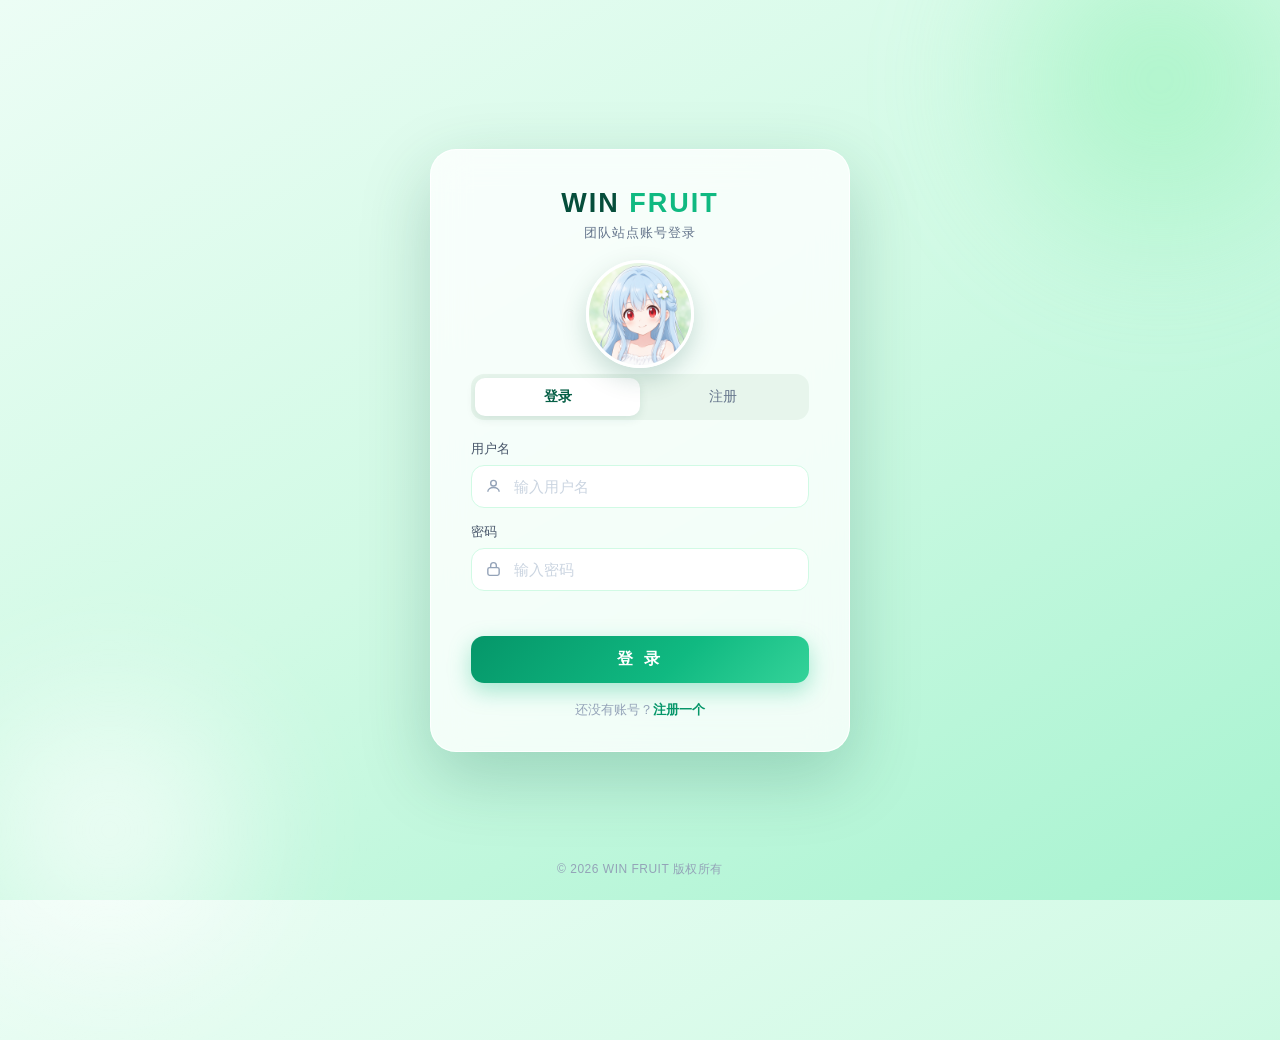
<file: login.html>
<!DOCTYPE html>
<html lang="zh-CN">
<head>
<meta charset="UTF-8">
<meta name="viewport" content="width=device-width, initial-scale=1.0">
<title>登录 - WIN FRUIT</title>
<style>
* { margin: 0; padding: 0; box-sizing: border-box; }
body {
  font-family: "PingFang SC", "Microsoft YaHei", "Segoe UI", sans-serif;
  min-height: 100vh;
  display: flex; align-items: center; justify-content: center;
  background: linear-gradient(150deg, #ecfdf5 0%, #d1fae5 48%, #a7f3d0 100%);
  position: relative; overflow: hidden;
}
body::before {
  content: ""; position: absolute; width: 480px; height: 480px; border-radius: 50%;
  background: radial-gradient(circle, rgba(134,239,172,.5), transparent 70%);
  top: -160px; right: -120px; filter: blur(40px);
}
body::after {
  content: ""; position: absolute; width: 420px; height: 420px; border-radius: 50%;
  background: radial-gradient(circle, rgba(255,255,255,.75), transparent 70%);
  bottom: -140px; left: -100px; filter: blur(50px);
}

.login-card {
  position: relative; z-index: 2;
  width: 420px;
  background: rgba(255,255,255,.78);
  backdrop-filter: blur(18px);
  -webkit-backdrop-filter: blur(18px);
  border: 1px solid rgba(255,255,255,.9);
  border-radius: 26px;
  padding: 38px 40px 32px;
  box-shadow: 0 24px 70px rgba(6, 78, 59, .22);
}

.logo { text-align: center; }
.logo .wf { font-size: 27px; font-weight: 800; color: #064e3b; letter-spacing: 2px; }
.logo .wf span { color: #10b981; }
.logo .sub { font-size: 13px; color: #64748b; margin-top: 5px; letter-spacing: 1px; }

/* 吉祥物：空密码睁眼，输入闭眼 */
.mascot { width: 108px; height: 108px; margin: 18px auto 6px; position: relative; }
.mascot img {
  position: absolute; inset: 0; width: 100%; height: 100%; object-fit: cover;
  border-radius: 50%; border: 3px solid #fff;
  box-shadow: 0 10px 26px rgba(6,78,59,.2);
  transition: opacity .16s ease;
}
.mascot .m-close { opacity: 0; }
.mascot.closed .m-open { opacity: 0; }
.mascot.closed .m-close { opacity: 1; }
.mascot-tip { text-align: center; font-size: 12px; color: #94a3b8; margin-bottom: 20px; }

.tabs { display: flex; margin-bottom: 20px; background: #e7f5ec; border-radius: 13px; padding: 4px; }
.tab { flex: 1; text-align: center; padding: 10px 0; font-size: 14px; color: #64748b; cursor: pointer; border-radius: 10px; transition: all .2s; user-select: none; }
.tab.on { background: #fff; color: #065f46; font-weight: 700; box-shadow: 0 3px 10px rgba(6,78,59,.1); }

.field { margin-bottom: 15px; position: relative; }
.field label { display: block; font-size: 13px; color: #475569; margin-bottom: 7px; font-weight: 500; }
.field .wrap { position: relative; }
.field .icon {
  position: absolute; left: 14px; top: 50%; transform: translateY(-50%);
  width: 17px; height: 17px; color: #94a3b8; pointer-events: none;
}
.field input {
  width: 100%; padding: 12px 14px 12px 42px;
  border: 1.5px solid #d1fae5; border-radius: 13px;
  font-size: 15px; outline: none; background: #fff;
  transition: border .2s, box-shadow .2s;
}
.field input:focus { border-color: #34d399; box-shadow: 0 0 0 4px rgba(52,211,153,.14); }
.field input::placeholder { color: #cbd5e1; }

.err { font-size: 13px; color: #dc2626; min-height: 20px; margin: 2px 0 10px; text-align: center; font-weight: 500; }

.btn {
  width: 100%; padding: 13px 0; border: none; border-radius: 13px; cursor: pointer;
  background: linear-gradient(135deg, #059669, #10b981 60%, #34d399);
  color: #fff; font-size: 16px; font-weight: 700; letter-spacing: 3px;
  box-shadow: 0 8px 22px rgba(16,185,129,.35);
  transition: transform .15s, box-shadow .2s, opacity .15s;
}
.btn:hover { transform: translateY(-2px); box-shadow: 0 12px 28px rgba(16,185,129,.42); }
.btn:active { transform: translateY(0); }
.btn:disabled { opacity: .6; cursor: not-allowed; transform: none; }

.tip { text-align: center; margin-top: 18px; font-size: 13px; color: #94a3b8; }
.tip a { color: #059669; cursor: pointer; text-decoration: none; font-weight: 600; }
.tip a:hover { text-decoration: underline; }

.foot { position: fixed; bottom: 22px; width: 100%; text-align: center; font-size: 12px; color: #94a3b8; z-index: 2; letter-spacing: .5px; }

@media (max-width: 480px) {
  .login-card { width: 92vw; padding: 30px 24px 26px; }
}
</style>
</head>
<body>
<div class="login-card">
  <div class="logo">
    <div class="wf">WIN <span>FRUIT</span></div>
    <div class="sub">团队站点账号登录</div>
  </div>
  <div class="mascot" id="mascot" title="看密码要用眼睛，输入时我会闭眼">
    <img class="m-open" src="assets/mascot-open.png" alt="睁眼">
    <img class="m-close" src="assets/mascot-close.png" alt="闭眼">
  </div>
  <div class="tabs">
    <div class="tab on" id="tab-login">登录</div>
    <div class="tab" id="tab-reg">注册</div>
  </div>
  <form id="login-form" autocomplete="off">
    <div class="field">
      <label>用户名</label>
      <div class="wrap">
        <svg class="icon" viewBox="0 0 24 24" fill="none" stroke="currentColor" stroke-width="2"><circle cx="12" cy="8" r="4"/><path d="M4 20c0-4 4-6 8-6s8 2 8 6"/></svg>
        <input id="username" type="text" maxlength="20" placeholder="输入用户名" autocomplete="username">
      </div>
    </div>
    <div class="field">
      <label>密码</label>
      <div class="wrap">
        <svg class="icon" viewBox="0 0 24 24" fill="none" stroke="currentColor" stroke-width="2"><rect x="4" y="10" width="16" height="11" rx="2.5"/><path d="M8 10V7a4 4 0 0 1 8 0v3"/></svg>
        <input id="password" type="password" maxlength="64" placeholder="输入密码" autocomplete="current-password">
      </div>
    </div>
    <div class="err" id="err"></div>
    <button class="btn" id="submit-btn" type="submit">登 录</button>
  </form>
  <div class="tip" id="tip-line">还没有账号？<a id="switch-link">注册一个</a></div>
</div>
<div class="foot">© 2026 WIN FRUIT 版权所有</div>

<script>
const $ = id => document.getElementById(id);
let mode = 'login';

const USERS_KEY = 'wf_users';
const SESSION_KEY = 'wf_session';
const ADMIN_HASH = '9f8c9af5f76c0b9dfedd1b2338106a14dd93c17173cffd55a2aaae37eedb721d';

/* 初始化用户库：内置管理员（只存哈希，不存明文密码） */
function loadUsers() {
  try { return JSON.parse(localStorage.getItem(USERS_KEY)) || {}; } catch (e) { return {}; }
}
function saveUsers(users) { localStorage.setItem(USERS_KEY, JSON.stringify(users)); }
(function initAdmin() {
  const users = loadUsers();
  if (!users.admin) {
    users.admin = { role: 'admin', passhash: ADMIN_HASH, bio: '站长' };
    saveUsers(users);
  }
})();

async function sha256Hex(text) {
  const buf = await crypto.subtle.digest('SHA-256', new TextEncoder().encode(text));
  return Array.from(new Uint8Array(buf)).map(b => b.toString(16).padStart(2, '0')).join('');
}

/* 写入本地操作日志（管理员可在站点查看） */
function pushLog(type, msg) {
  try {
    const logs = JSON.parse(localStorage.getItem('wf_logs')) || [];
    logs.push({ t: new Date().toLocaleString('zh-CN', { hour12: false }), type: type, msg: msg });
    if (logs.length > 300) logs.shift();
    localStorage.setItem('wf_logs', JSON.stringify(logs));
  } catch (e) {}
}

$('tab-login').onclick = () => setMode('login');
$('tab-reg').onclick = () => setMode('reg');
$('switch-link').onclick = () => setMode(mode === 'login' ? 'reg' : 'login');

function setMode(m) {
  mode = m;
  $('tab-login').classList.toggle('on', m === 'login');
  $('tab-reg').classList.toggle('on', m === 'reg');
  $('submit-btn').textContent = m === 'login' ? '登 录' : '注 册';
  $('tip-line').innerHTML = m === 'login'
    ? '还没有账号？<a id="switch-link">注册一个</a>'
    : '已有账号？<a id="switch-link">去登录</a>';
  $('switch-link').onclick = () => setMode(mode === 'login' ? 'reg' : 'login');
  $('err').textContent = '';
}

/* 密码输入时闭眼，空了睁眼 */
$('password').addEventListener('input', function () {
  document.getElementById('mascot').classList.toggle('closed', this.value.length > 0);
});

/* 调用本地服务 API（server.py 在跑时成功；Cloudflare 上没有后端会失败返回 null） */
async function apiPost(path, body) {
  try {
    const r = await fetch(path, { method: 'POST', headers: { 'Content-Type': 'application/json' }, body: JSON.stringify(body) });
    return await r.json();
  } catch (e) { return null; }
}

$('login-form').addEventListener('submit', async (e) => {
  e.preventDefault();
  const username = $('username').value.trim();
  const password = $('password').value;
  const err = $('err');
  err.textContent = '';
  if (!username || !password) { err.textContent = '用户名和密码不能为空'; return; }
  const btn = $('submit-btn');
  btn.disabled = true; btn.textContent = '处理中…';
  try {
    const passhash = await sha256Hex(username + ':' + password);
    const users = loadUsers();
    let ok = false, role = 'user', localMode = false;
    if (mode === 'login') {
      const r = await apiPost('/api/login', { username: username, passhash: passhash });
      if (r === null) {
        /* 无后端（Cloudflare 静态托管）：回退本地校验 */
        localMode = true;
        const u = users[username];
        if (u && u.passhash === passhash) { ok = true; role = u.role || 'user'; }
        if (!ok) err.textContent = '账号或密码错误';
      } else if (r.ok) {
        ok = true; role = r.role || 'user';
      } else {
        err.textContent = r.msg || '账号或密码错误';
      }
    } else {
      if (username.length < 2) { err.textContent = '用户名至少 2 个字符'; }
      else {
        const r = await apiPost('/api/register', { username: username, passhash: passhash });
        if (r === null) {
          /* 无后端：回退本地注册（写入浏览器） */
          localMode = true;
          if (users[username]) { err.textContent = '该用户名已被注册'; }
          else {
            users[username] = { role: 'user', passhash: passhash, bio: '' };
            saveUsers(users);
            ok = true;
          }
        } else if (r.ok) {
          ok = true; role = r.role || 'user';
        } else {
          err.textContent = r.msg || '注册失败';
        }
      }
    }
    if (ok) {
      /* 回退模式才写 localStorage（服务端模式用 cookie，用户已写入 data/users.json） */
      if (localMode) {
        localStorage.setItem(SESSION_KEY, JSON.stringify({ username: username, role: role, exp: Date.now() + 86400000 }));
        pushLog(mode === 'login' ? '登录' : '注册', username + (mode === 'login' ? ' 登录成功' : ' 注册新账号'));
      }
      const from = new URLSearchParams(location.search).get('from') || 'index.html';
      location.href = from;
      return;
    }
  } catch (ex) {
    err.textContent = '出了点问题，请重试';
  }
  btn.disabled = false; btn.textContent = mode === 'login' ? '登 录' : '注 册';
});
</script>
</body>
</html>
</file>
